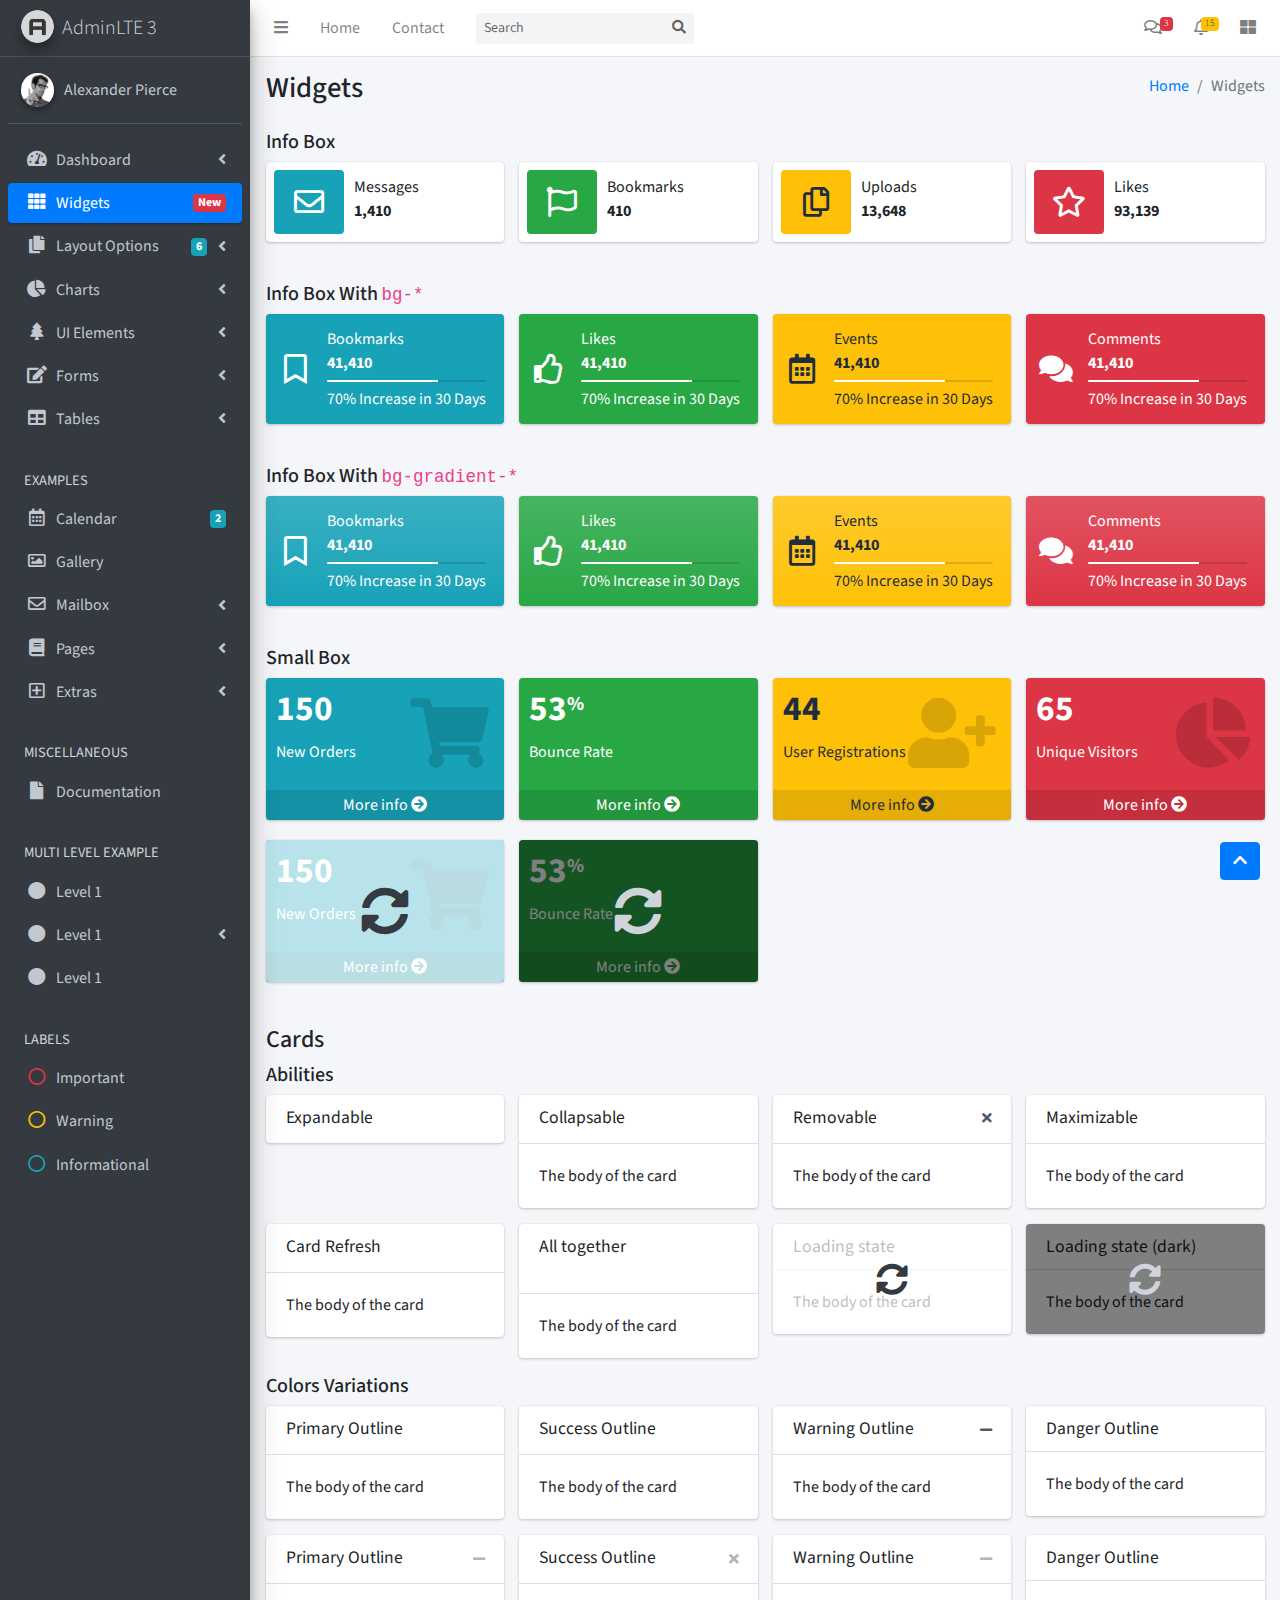
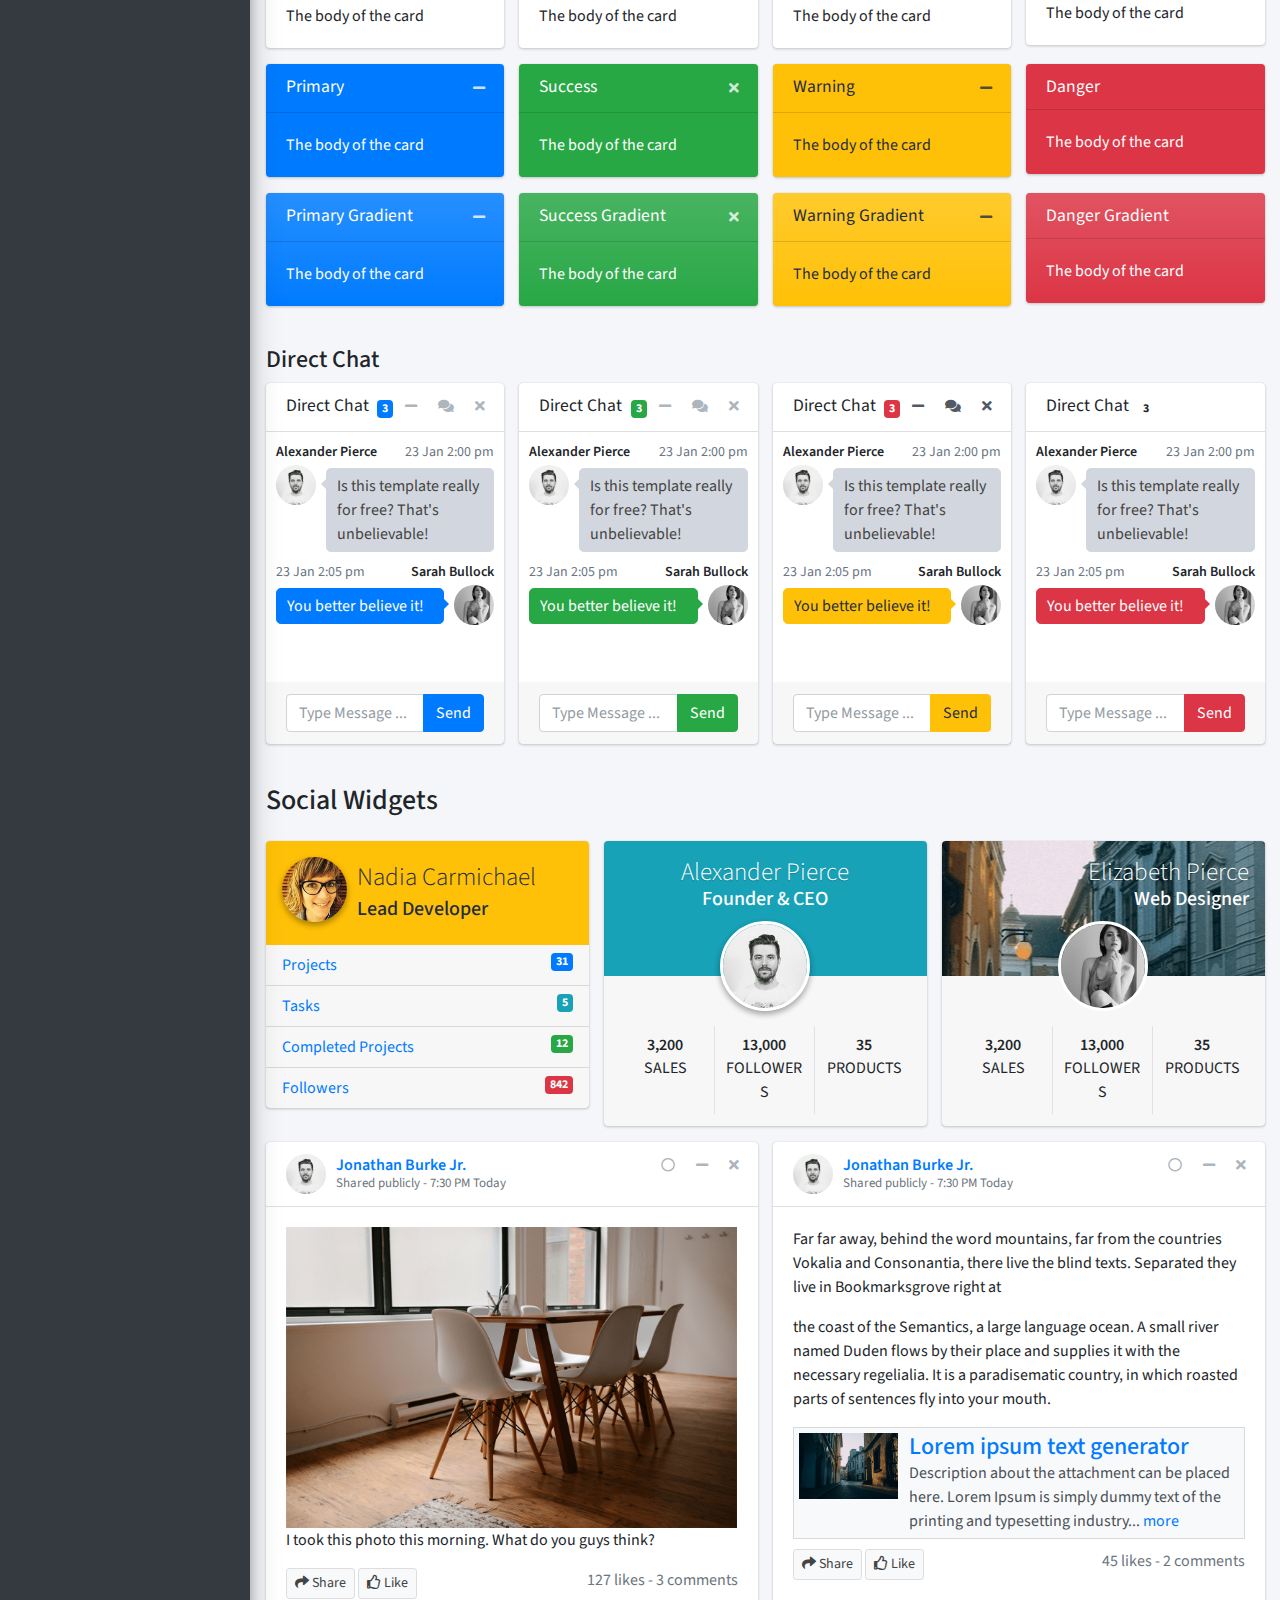
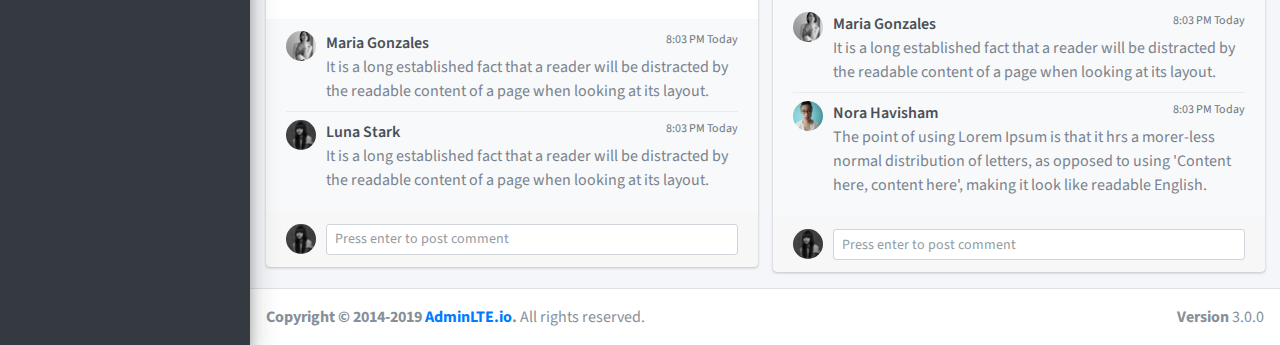
<file: pages/widgets.html>
<!DOCTYPE html>
<html>
<head>
  <meta charset="utf-8">
  <meta http-equiv="X-UA-Compatible" content="IE=edge">
  <title>AdminLTE 3 | Widgets</title>
  <!-- Tell the browser to be responsive to screen width -->
  <meta name="viewport" content="width=device-width, initial-scale=1">
  <!-- Font Awesome -->
  <link rel="stylesheet" href="../plugins/fontawesome-free/css/all.min.css">
  <!-- Ionicons -->
  <link rel="stylesheet" href="https://code.ionicframework.com/ionicons/2.0.1/css/ionicons.min.css">
  <!-- Theme style -->
  <link rel="stylesheet" href="../dist/css/adminlte.min.css">
  <!-- Google Font: Source Sans Pro -->
  <link href="https://fonts.googleapis.com/css?family=Source+Sans+Pro:300,400,400i,700" rel="stylesheet">
</head>
<body class="hold-transition sidebar-mini">
<div class="wrapper">
  <!-- Navbar -->
  <nav class="main-header navbar navbar-expand navbar-white navbar-light">
    <!-- Left navbar links -->
    <ul class="navbar-nav">
      <li class="nav-item">
        <a class="nav-link" data-widget="pushmenu" href="#"><i class="fas fa-bars"></i></a>
      </li>
      <li class="nav-item d-none d-sm-inline-block">
        <a href="../index3.html" class="nav-link">Home</a>
      </li>
      <li class="nav-item d-none d-sm-inline-block">
        <a href="#" class="nav-link">Contact</a>
      </li>
    </ul>

    <!-- SEARCH FORM -->
    <form class="form-inline ml-3">
      <div class="input-group input-group-sm">
        <input class="form-control form-control-navbar" type="search" placeholder="Search" aria-label="Search">
        <div class="input-group-append">
          <button class="btn btn-navbar" type="submit">
            <i class="fas fa-search"></i>
          </button>
        </div>
      </div>
    </form>

    <!-- Right navbar links -->
    <ul class="navbar-nav ml-auto">
      <!-- Messages Dropdown Menu -->
      <li class="nav-item dropdown">
        <a class="nav-link" data-toggle="dropdown" href="#">
          <i class="far fa-comments"></i>
          <span class="badge badge-danger navbar-badge">3</span>
        </a>
        <div class="dropdown-menu dropdown-menu-lg dropdown-menu-right">
          <a href="#" class="dropdown-item">
            <!-- Message Start -->
            <div class="media">
              <img src="../dist/img/user1-128x128.jpg" alt="User Avatar" class="img-size-50 mr-3 img-circle">
              <div class="media-body">
                <h3 class="dropdown-item-title">
                  Brad Diesel
                  <span class="float-right text-sm text-danger"><i class="fas fa-star"></i></span>
                </h3>
                <p class="text-sm">Call me whenever you can...</p>
                <p class="text-sm text-muted"><i class="far fa-clock mr-1"></i> 4 Hours Ago</p>
              </div>
            </div>
            <!-- Message End -->
          </a>
          <div class="dropdown-divider"></div>
          <a href="#" class="dropdown-item">
            <!-- Message Start -->
            <div class="media">
              <img src="../dist/img/user8-128x128.jpg" alt="User Avatar" class="img-size-50 img-circle mr-3">
              <div class="media-body">
                <h3 class="dropdown-item-title">
                  John Pierce
                  <span class="float-right text-sm text-muted"><i class="fas fa-star"></i></span>
                </h3>
                <p class="text-sm">I got your message bro</p>
                <p class="text-sm text-muted"><i class="far fa-clock mr-1"></i> 4 Hours Ago</p>
              </div>
            </div>
            <!-- Message End -->
          </a>
          <div class="dropdown-divider"></div>
          <a href="#" class="dropdown-item">
            <!-- Message Start -->
            <div class="media">
              <img src="../dist/img/user3-128x128.jpg" alt="User Avatar" class="img-size-50 img-circle mr-3">
              <div class="media-body">
                <h3 class="dropdown-item-title">
                  Nora Silvester
                  <span class="float-right text-sm text-warning"><i class="fas fa-star"></i></span>
                </h3>
                <p class="text-sm">The subject goes here</p>
                <p class="text-sm text-muted"><i class="far fa-clock mr-1"></i> 4 Hours Ago</p>
              </div>
            </div>
            <!-- Message End -->
          </a>
          <div class="dropdown-divider"></div>
          <a href="#" class="dropdown-item dropdown-footer">See All Messages</a>
        </div>
      </li>
      <!-- Notifications Dropdown Menu -->
      <li class="nav-item dropdown">
        <a class="nav-link" data-toggle="dropdown" href="#">
          <i class="far fa-bell"></i>
          <span class="badge badge-warning navbar-badge">15</span>
        </a>
        <div class="dropdown-menu dropdown-menu-lg dropdown-menu-right">
          <span class="dropdown-item dropdown-header">15 Notifications</span>
          <div class="dropdown-divider"></div>
          <a href="#" class="dropdown-item">
            <i class="fas fa-envelope mr-2"></i> 4 new messages
            <span class="float-right text-muted text-sm">3 mins</span>
          </a>
          <div class="dropdown-divider"></div>
          <a href="#" class="dropdown-item">
            <i class="fas fa-users mr-2"></i> 8 friend requests
            <span class="float-right text-muted text-sm">12 hours</span>
          </a>
          <div class="dropdown-divider"></div>
          <a href="#" class="dropdown-item">
            <i class="fas fa-file mr-2"></i> 3 new reports
            <span class="float-right text-muted text-sm">2 days</span>
          </a>
          <div class="dropdown-divider"></div>
          <a href="#" class="dropdown-item dropdown-footer">See All Notifications</a>
        </div>
      </li>
      <li class="nav-item">
        <a class="nav-link" data-widget="control-sidebar" data-slide="true" href="#">
          <i class="fas fa-th-large"></i>
        </a>
      </li>
    </ul>
  </nav>
  <!-- /.navbar -->

  <!-- Main Sidebar Container -->
  <aside class="main-sidebar sidebar-dark-primary elevation-4">
    <!-- Brand Logo -->
    <a href="../index3.html" class="brand-link">
      <img src="../dist/img/AdminLTELogo.png"
           alt="AdminLTE Logo"
           class="brand-image img-circle elevation-3"
           style="opacity: .8">
      <span class="brand-text font-weight-light">AdminLTE 3</span>
    </a>

    <!-- Sidebar -->
    <div class="sidebar">
      <!-- Sidebar user panel (optional) -->
      <div class="user-panel mt-3 pb-3 mb-3 d-flex">
        <div class="image">
          <img src="../dist/img/user2-160x160.jpg" class="img-circle elevation-2" alt="User Image">
        </div>
        <div class="info">
          <a href="#" class="d-block">Alexander Pierce</a>
        </div>
      </div>

      <!-- Sidebar Menu -->
      <nav class="mt-2">
        <ul class="nav nav-pills nav-sidebar flex-column" data-widget="treeview" role="menu" data-accordion="false">
          <!-- Add icons to the links using the .nav-icon class
               with font-awesome or any other icon font library -->
          <li class="nav-item has-treeview">
            <a href="#" class="nav-link">
              <i class="nav-icon fas fa-tachometer-alt"></i>
              <p>
                Dashboard
                <i class="right fas fa-angle-left"></i>
              </p>
            </a>
            <ul class="nav nav-treeview">
              <li class="nav-item">
                <a href="../index.html" class="nav-link">
                  <i class="far fa-circle nav-icon"></i>
                  <p>Dashboard v1</p>
                </a>
              </li>
              <li class="nav-item">
                <a href="../index2.html" class="nav-link">
                  <i class="far fa-circle nav-icon"></i>
                  <p>Dashboard v2</p>
                </a>
              </li>
              <li class="nav-item">
                <a href="../index3.html" class="nav-link">
                  <i class="far fa-circle nav-icon"></i>
                  <p>Dashboard v3</p>
                </a>
              </li>
            </ul>
          </li>
          <li class="nav-item">
            <a href="widgets.html" class="nav-link active">
              <i class="nav-icon fas fa-th"></i>
              <p>
                Widgets
                <span class="right badge badge-danger">New</span>
              </p>
            </a>
          </li>
          <li class="nav-item has-treeview">
            <a href="#" class="nav-link">
              <i class="nav-icon fas fa-copy"></i>
              <p>
                Layout Options
                <i class="fas fa-angle-left right"></i>
                <span class="badge badge-info right">6</span>
              </p>
            </a>
            <ul class="nav nav-treeview">
              <li class="nav-item">
                <a href="layout/top-nav.html" class="nav-link">
                  <i class="far fa-circle nav-icon"></i>
                  <p>Top Navigation</p>
                </a>
              </li>
              <li class="nav-item">
                <a href="layout/boxed.html" class="nav-link">
                  <i class="far fa-circle nav-icon"></i>
                  <p>Boxed</p>
                </a>
              </li>
              <li class="nav-item">
                <a href="layout/fixed-sidebar.html" class="nav-link">
                  <i class="far fa-circle nav-icon"></i>
                  <p>Fixed Sidebar</p>
                </a>
              </li>
              <li class="nav-item">
                <a href="layout/fixed-topnav.html" class="nav-link">
                  <i class="far fa-circle nav-icon"></i>
                  <p>Fixed Navbar</p>
                </a>
              </li>
              <li class="nav-item">
                <a href="layout/fixed-footer.html" class="nav-link">
                  <i class="far fa-circle nav-icon"></i>
                  <p>Fixed Footer</p>
                </a>
              </li>
              <li class="nav-item">
                <a href="layout/collapsed-sidebar.html" class="nav-link">
                  <i class="far fa-circle nav-icon"></i>
                  <p>Collapsed Sidebar</p>
                </a>
              </li>
            </ul>
          </li>
          <li class="nav-item has-treeview">
            <a href="#" class="nav-link">
              <i class="nav-icon fas fa-chart-pie"></i>
              <p>
                Charts
                <i class="right fas fa-angle-left"></i>
              </p>
            </a>
            <ul class="nav nav-treeview">
              <li class="nav-item">
                <a href="charts/chartjs.html" class="nav-link">
                  <i class="far fa-circle nav-icon"></i>
                  <p>ChartJS</p>
                </a>
              </li>
              <li class="nav-item">
                <a href="charts/flot.html" class="nav-link">
                  <i class="far fa-circle nav-icon"></i>
                  <p>Flot</p>
                </a>
              </li>
              <li class="nav-item">
                <a href="charts/inline.html" class="nav-link">
                  <i class="far fa-circle nav-icon"></i>
                  <p>Inline</p>
                </a>
              </li>
            </ul>
          </li>
          <li class="nav-item has-treeview">
            <a href="#" class="nav-link">
              <i class="nav-icon fas fa-tree"></i>
              <p>
                UI Elements
                <i class="fas fa-angle-left right"></i>
              </p>
            </a>
            <ul class="nav nav-treeview">
              <li class="nav-item">
                <a href="UI/general.html" class="nav-link">
                  <i class="far fa-circle nav-icon"></i>
                  <p>General</p>
                </a>
              </li>
              <li class="nav-item">
                <a href="UI/icons.html" class="nav-link">
                  <i class="far fa-circle nav-icon"></i>
                  <p>Icons</p>
                </a>
              </li>
              <li class="nav-item">
                <a href="UI/buttons.html" class="nav-link">
                  <i class="far fa-circle nav-icon"></i>
                  <p>Buttons</p>
                </a>
              </li>
              <li class="nav-item">
                <a href="UI/sliders.html" class="nav-link">
                  <i class="far fa-circle nav-icon"></i>
                  <p>Sliders</p>
                </a>
              </li>
              <li class="nav-item">
                <a href="UI/modals.html" class="nav-link">
                  <i class="far fa-circle nav-icon"></i>
                  <p>Modals & Alerts</p>
                </a>
              </li>
              <li class="nav-item">
                <a href="UI/navbar.html" class="nav-link">
                  <i class="far fa-circle nav-icon"></i>
                  <p>Navbar & Tabs</p>
                </a>
              </li>
              <li class="nav-item">
                <a href="UI/timeline.html" class="nav-link">
                  <i class="far fa-circle nav-icon"></i>
                  <p>Timeline</p>
                </a>
              </li>
              <li class="nav-item">
                <a href="UI/ribbons.html" class="nav-link">
                  <i class="far fa-circle nav-icon"></i>
                  <p>Ribbons</p>
                </a>
              </li>
            </ul>
          </li>
          <li class="nav-item has-treeview">
            <a href="#" class="nav-link">
              <i class="nav-icon fas fa-edit"></i>
              <p>
                Forms
                <i class="fas fa-angle-left right"></i>
              </p>
            </a>
            <ul class="nav nav-treeview">
              <li class="nav-item">
                <a href="forms/general.html" class="nav-link">
                  <i class="far fa-circle nav-icon"></i>
                  <p>General Elements</p>
                </a>
              </li>
              <li class="nav-item">
                <a href="forms/advanced.html" class="nav-link">
                  <i class="far fa-circle nav-icon"></i>
                  <p>Advanced Elements</p>
                </a>
              </li>
              <li class="nav-item">
                <a href="forms/editors.html" class="nav-link">
                  <i class="far fa-circle nav-icon"></i>
                  <p>Editors</p>
                </a>
              </li>
            </ul>
          </li>
          <li class="nav-item has-treeview">
            <a href="#" class="nav-link">
              <i class="nav-icon fas fa-table"></i>
              <p>
                Tables
                <i class="fas fa-angle-left right"></i>
              </p>
            </a>
            <ul class="nav nav-treeview">
              <li class="nav-item">
                <a href="tables/simple.html" class="nav-link">
                  <i class="far fa-circle nav-icon"></i>
                  <p>Simple Tables</p>
                </a>
              </li>
              <li class="nav-item">
                <a href="tables/data.html" class="nav-link">
                  <i class="far fa-circle nav-icon"></i>
                  <p>DataTables</p>
                </a>
              </li>
              <li class="nav-item">
                <a href="tables/jsgrid.html" class="nav-link">
                  <i class="far fa-circle nav-icon"></i>
                  <p>jsGrid</p>
                </a>
              </li>
            </ul>
          </li>
          <li class="nav-header">EXAMPLES</li>
          <li class="nav-item">
            <a href="calendar.html" class="nav-link">
              <i class="nav-icon far fa-calendar-alt"></i>
              <p>
                Calendar
                <span class="badge badge-info right">2</span>
              </p>
            </a>
          </li>
          <li class="nav-item">
            <a href="gallery.html" class="nav-link">
              <i class="nav-icon far fa-image"></i>
              <p>
                Gallery
              </p>
            </a>
          </li>
          <li class="nav-item has-treeview">
            <a href="#" class="nav-link">
              <i class="nav-icon far fa-envelope"></i>
              <p>
                Mailbox
                <i class="fas fa-angle-left right"></i>
              </p>
            </a>
            <ul class="nav nav-treeview">
              <li class="nav-item">
                <a href="mailbox/mailbox.html" class="nav-link">
                  <i class="far fa-circle nav-icon"></i>
                  <p>Inbox</p>
                </a>
              </li>
              <li class="nav-item">
                <a href="mailbox/compose.html" class="nav-link">
                  <i class="far fa-circle nav-icon"></i>
                  <p>Compose</p>
                </a>
              </li>
              <li class="nav-item">
                <a href="mailbox/read-mail.html" class="nav-link">
                  <i class="far fa-circle nav-icon"></i>
                  <p>Read</p>
                </a>
              </li>
            </ul>
          </li>
          <li class="nav-item has-treeview">
            <a href="#" class="nav-link">
              <i class="nav-icon fas fa-book"></i>
              <p>
                Pages
                <i class="fas fa-angle-left right"></i>
              </p>
            </a>
            <ul class="nav nav-treeview">
              <li class="nav-item">
                <a href="examples/invoice.html" class="nav-link">
                  <i class="far fa-circle nav-icon"></i>
                  <p>Invoice</p>
                </a>
              </li>
              <li class="nav-item">
                <a href="examples/profile.html" class="nav-link">
                  <i class="far fa-circle nav-icon"></i>
                  <p>Profile</p>
                </a>
              </li>
              <li class="nav-item">
                <a href="examples/e_commerce.html" class="nav-link">
                  <i class="far fa-circle nav-icon"></i>
                  <p>E-commerce</p>
                </a>
              </li>
              <li class="nav-item">
                <a href="examples/projects.html" class="nav-link">
                  <i class="far fa-circle nav-icon"></i>
                  <p>Projects</p>
                </a>
              </li>
              <li class="nav-item">
                <a href="examples/project_add.html" class="nav-link">
                  <i class="far fa-circle nav-icon"></i>
                  <p>Project Add</p>
                </a>
              </li>
              <li class="nav-item">
                <a href="examples/project_edit.html" class="nav-link">
                  <i class="far fa-circle nav-icon"></i>
                  <p>Project Edit</p>
                </a>
              </li>
              <li class="nav-item">
                <a href="examples/project_detail.html" class="nav-link">
                  <i class="far fa-circle nav-icon"></i>
                  <p>Project Detail</p>
                </a>
              </li>
              <li class="nav-item">
                <a href="examples/contacts.html" class="nav-link">
                  <i class="far fa-circle nav-icon"></i>
                  <p>Contacts</p>
                </a>
              </li>
            </ul>
          </li>
          <li class="nav-item has-treeview">
            <a href="#" class="nav-link">
              <i class="nav-icon far fa-plus-square"></i>
              <p>
                Extras
                <i class="fas fa-angle-left right"></i>
              </p>
            </a>
            <ul class="nav nav-treeview">
              <li class="nav-item">
                <a href="examples/login.html" class="nav-link">
                  <i class="far fa-circle nav-icon"></i>
                  <p>Login</p>
                </a>
              </li>
              <li class="nav-item">
                <a href="examples/register.html" class="nav-link">
                  <i class="far fa-circle nav-icon"></i>
                  <p>Register</p>
                </a>
              </li>
              <li class="nav-item">
                <a href="examples/forgot-password.html" class="nav-link">
                  <i class="far fa-circle nav-icon"></i>
                  <p>Forgot Password</p>
                </a>
              </li>
              <li class="nav-item">
                <a href="examples/recover-password.html" class="nav-link">
                  <i class="far fa-circle nav-icon"></i>
                  <p>Recover Password</p>
                </a>
              </li>
              <li class="nav-item">
                <a href="examples/lockscreen.html" class="nav-link">
                  <i class="far fa-circle nav-icon"></i>
                  <p>Lockscreen</p>
                </a>
              </li>
              <li class="nav-item">
                <a href="examples/legacy-user-menu.html" class="nav-link">
                  <i class="far fa-circle nav-icon"></i>
                  <p>Legacy User Menu</p>
                </a>
              </li>
              <li class="nav-item">
                <a href="examples/language-menu.html" class="nav-link">
                  <i class="far fa-circle nav-icon"></i>
                  <p>Language Menu</p>
                </a>
              </li>
              <li class="nav-item">
                <a href="examples/404.html" class="nav-link">
                  <i class="far fa-circle nav-icon"></i>
                  <p>Error 404</p>
                </a>
              </li>
              <li class="nav-item">
                <a href="examples/500.html" class="nav-link">
                  <i class="far fa-circle nav-icon"></i>
                  <p>Error 500</p>
                </a>
              </li>
              <li class="nav-item">
                <a href="examples/pace.html" class="nav-link">
                  <i class="far fa-circle nav-icon"></i>
                  <p>Pace</p>
                </a>
              </li>
              <li class="nav-item">
                <a href="examples/blank.html" class="nav-link">
                  <i class="far fa-circle nav-icon"></i>
                  <p>Blank Page</p>
                </a>
              </li>
              <li class="nav-item">
                <a href="../starter.html" class="nav-link">
                  <i class="far fa-circle nav-icon"></i>
                  <p>Starter Page</p>
                </a>
              </li>
            </ul>
          </li>
          <li class="nav-header">MISCELLANEOUS</li>
          <li class="nav-item">
            <a href="https://adminlte.io/docs/3.0" class="nav-link">
              <i class="nav-icon fas fa-file"></i>
              <p>Documentation</p>
            </a>
          </li>
          <li class="nav-header">MULTI LEVEL EXAMPLE</li>
          <li class="nav-item">
            <a href="#" class="nav-link">
              <i class="fas fa-circle nav-icon"></i>
              <p>Level 1</p>
            </a>
          </li>
          <li class="nav-item has-treeview">
            <a href="#" class="nav-link">
              <i class="nav-icon fas fa-circle"></i>
              <p>
                Level 1
                <i class="right fas fa-angle-left"></i>
              </p>
            </a>
            <ul class="nav nav-treeview">
              <li class="nav-item">
                <a href="#" class="nav-link">
                  <i class="far fa-circle nav-icon"></i>
                  <p>Level 2</p>
                </a>
              </li>
              <li class="nav-item has-treeview">
                <a href="#" class="nav-link">
                  <i class="far fa-circle nav-icon"></i>
                  <p>
                    Level 2
                    <i class="right fas fa-angle-left"></i>
                  </p>
                </a>
                <ul class="nav nav-treeview">
                  <li class="nav-item">
                    <a href="#" class="nav-link">
                      <i class="far fa-dot-circle nav-icon"></i>
                      <p>Level 3</p>
                    </a>
                  </li>
                  <li class="nav-item">
                    <a href="#" class="nav-link">
                      <i class="far fa-dot-circle nav-icon"></i>
                      <p>Level 3</p>
                    </a>
                  </li>
                  <li class="nav-item">
                    <a href="#" class="nav-link">
                      <i class="far fa-dot-circle nav-icon"></i>
                      <p>Level 3</p>
                    </a>
                  </li>
                </ul>
              </li>
              <li class="nav-item">
                <a href="#" class="nav-link">
                  <i class="far fa-circle nav-icon"></i>
                  <p>Level 2</p>
                </a>
              </li>
            </ul>
          </li>
          <li class="nav-item">
            <a href="#" class="nav-link">
              <i class="fas fa-circle nav-icon"></i>
              <p>Level 1</p>
            </a>
          </li>
          <li class="nav-header">LABELS</li>
          <li class="nav-item">
            <a href="#" class="nav-link">
              <i class="nav-icon far fa-circle text-danger"></i>
              <p class="text">Important</p>
            </a>
          </li>
          <li class="nav-item">
            <a href="#" class="nav-link">
              <i class="nav-icon far fa-circle text-warning"></i>
              <p>Warning</p>
            </a>
          </li>
          <li class="nav-item">
            <a href="#" class="nav-link">
              <i class="nav-icon far fa-circle text-info"></i>
              <p>Informational</p>
            </a>
          </li>
        </ul>
      </nav>
      <!-- /.sidebar-menu -->
    </div>
    <!-- /.sidebar -->
  </aside>

  <!-- Content Wrapper. Contains page content -->
  <div class="content-wrapper">
    <!-- Content Header (Page header) -->
    <section class="content-header">
      <div class="container-fluid">
        <div class="row mb-2">
          <div class="col-sm-6">
            <h1>Widgets</h1>
          </div>
          <div class="col-sm-6">
            <ol class="breadcrumb float-sm-right">
              <li class="breadcrumb-item"><a href="#">Home</a></li>
              <li class="breadcrumb-item active">Widgets</li>
            </ol>
          </div>
        </div>
      </div><!-- /.container-fluid -->
    </section>

    <!-- Main content -->
    <section class="content">
      <div class="container-fluid">
        <h5 class="mb-2">Info Box</h5>
        <div class="row">
          <div class="col-md-3 col-sm-6 col-12">
            <div class="info-box">
              <span class="info-box-icon bg-info"><i class="far fa-envelope"></i></span>

              <div class="info-box-content">
                <span class="info-box-text">Messages</span>
                <span class="info-box-number">1,410</span>
              </div>
              <!-- /.info-box-content -->
            </div>
            <!-- /.info-box -->
          </div>
          <!-- /.col -->
          <div class="col-md-3 col-sm-6 col-12">
            <div class="info-box">
              <span class="info-box-icon bg-success"><i class="far fa-flag"></i></span>

              <div class="info-box-content">
                <span class="info-box-text">Bookmarks</span>
                <span class="info-box-number">410</span>
              </div>
              <!-- /.info-box-content -->
            </div>
            <!-- /.info-box -->
          </div>
          <!-- /.col -->
          <div class="col-md-3 col-sm-6 col-12">
            <div class="info-box">
              <span class="info-box-icon bg-warning"><i class="far fa-copy"></i></span>

              <div class="info-box-content">
                <span class="info-box-text">Uploads</span>
                <span class="info-box-number">13,648</span>
              </div>
              <!-- /.info-box-content -->
            </div>
            <!-- /.info-box -->
          </div>
          <!-- /.col -->
          <div class="col-md-3 col-sm-6 col-12">
            <div class="info-box">
              <span class="info-box-icon bg-danger"><i class="far fa-star"></i></span>

              <div class="info-box-content">
                <span class="info-box-text">Likes</span>
                <span class="info-box-number">93,139</span>
              </div>
              <!-- /.info-box-content -->
            </div>
            <!-- /.info-box -->
          </div>
          <!-- /.col -->
        </div>
        <!-- /.row -->

        <!-- =========================================================== -->
        <h5 class="mt-4 mb-2">Info Box With <code>bg-*</code></h5>
        <div class="row">
          <div class="col-md-3 col-sm-6 col-12">
            <div class="info-box bg-info">
              <span class="info-box-icon"><i class="far fa-bookmark"></i></span>

              <div class="info-box-content">
                <span class="info-box-text">Bookmarks</span>
                <span class="info-box-number">41,410</span>

                <div class="progress">
                  <div class="progress-bar" style="width: 70%"></div>
                </div>
                <span class="progress-description">
                  70% Increase in 30 Days
                </span>
              </div>
              <!-- /.info-box-content -->
            </div>
            <!-- /.info-box -->
          </div>
          <!-- /.col -->
          <div class="col-md-3 col-sm-6 col-12">
            <div class="info-box bg-success">
              <span class="info-box-icon"><i class="far fa-thumbs-up"></i></span>

              <div class="info-box-content">
                <span class="info-box-text">Likes</span>
                <span class="info-box-number">41,410</span>

                <div class="progress">
                  <div class="progress-bar" style="width: 70%"></div>
                </div>
                <span class="progress-description">
                  70% Increase in 30 Days
                </span>
              </div>
              <!-- /.info-box-content -->
            </div>
            <!-- /.info-box -->
          </div>
          <!-- /.col -->
          <div class="col-md-3 col-sm-6 col-12">
            <div class="info-box bg-warning">
              <span class="info-box-icon"><i class="far fa-calendar-alt"></i></span>

              <div class="info-box-content">
                <span class="info-box-text">Events</span>
                <span class="info-box-number">41,410</span>

                <div class="progress">
                  <div class="progress-bar" style="width: 70%"></div>
                </div>
                <span class="progress-description">
                  70% Increase in 30 Days
                </span>
              </div>
              <!-- /.info-box-content -->
            </div>
            <!-- /.info-box -->
          </div>
          <!-- /.col -->
          <div class="col-md-3 col-sm-6 col-12">
            <div class="info-box bg-danger">
              <span class="info-box-icon"><i class="fas fa-comments"></i></span>

              <div class="info-box-content">
                <span class="info-box-text">Comments</span>
                <span class="info-box-number">41,410</span>

                <div class="progress">
                  <div class="progress-bar" style="width: 70%"></div>
                </div>
                <span class="progress-description">
                  70% Increase in 30 Days
                </span>
              </div>
              <!-- /.info-box-content -->
            </div>
            <!-- /.info-box -->
          </div>
          <!-- /.col -->
        </div>
        <!-- /.row -->

        <!-- =========================================================== -->
        <h5 class="mt-4 mb-2">Info Box With <code>bg-gradient-*</code></h5>
        <div class="row">
          <div class="col-md-3 col-sm-6 col-12">
            <div class="info-box bg-gradient-info">
              <span class="info-box-icon"><i class="far fa-bookmark"></i></span>

              <div class="info-box-content">
                <span class="info-box-text">Bookmarks</span>
                <span class="info-box-number">41,410</span>

                <div class="progress">
                  <div class="progress-bar" style="width: 70%"></div>
                </div>
                <span class="progress-description">
                  70% Increase in 30 Days
                </span>
              </div>
              <!-- /.info-box-content -->
            </div>
            <!-- /.info-box -->
          </div>
          <!-- /.col -->
          <div class="col-md-3 col-sm-6 col-12">
            <div class="info-box bg-gradient-success">
              <span class="info-box-icon"><i class="far fa-thumbs-up"></i></span>

              <div class="info-box-content">
                <span class="info-box-text">Likes</span>
                <span class="info-box-number">41,410</span>

                <div class="progress">
                  <div class="progress-bar" style="width: 70%"></div>
                </div>
                <span class="progress-description">
                  70% Increase in 30 Days
                </span>
              </div>
              <!-- /.info-box-content -->
            </div>
            <!-- /.info-box -->
          </div>
          <!-- /.col -->
          <div class="col-md-3 col-sm-6 col-12">
            <div class="info-box bg-gradient-warning">
              <span class="info-box-icon"><i class="far fa-calendar-alt"></i></span>

              <div class="info-box-content">
                <span class="info-box-text">Events</span>
                <span class="info-box-number">41,410</span>

                <div class="progress">
                  <div class="progress-bar" style="width: 70%"></div>
                </div>
                <span class="progress-description">
                  70% Increase in 30 Days
                </span>
              </div>
              <!-- /.info-box-content -->
            </div>
            <!-- /.info-box -->
          </div>
          <!-- /.col -->
          <div class="col-md-3 col-sm-6 col-12">
            <div class="info-box bg-gradient-danger">
              <span class="info-box-icon"><i class="fas fa-comments"></i></span>

              <div class="info-box-content">
                <span class="info-box-text">Comments</span>
                <span class="info-box-number">41,410</span>

                <div class="progress">
                  <div class="progress-bar" style="width: 70%"></div>
                </div>
                <span class="progress-description">
                  70% Increase in 30 Days
                </span>
              </div>
              <!-- /.info-box-content -->
            </div>
            <!-- /.info-box -->
          </div>
          <!-- /.col -->
        </div>
        <!-- /.row -->

        <!-- =========================================================== -->

        <!-- Small Box (Stat card) -->
        <h5 class="mb-2 mt-4">Small Box</h5>
        <div class="row">
          <div class="col-lg-3 col-6">
            <!-- small card -->
            <div class="small-box bg-info">
              <div class="inner">
                <h3>150</h3>

                <p>New Orders</p>
              </div>
              <div class="icon">
                <i class="fas fa-shopping-cart"></i>
              </div>
              <a href="#" class="small-box-footer">
                More info <i class="fas fa-arrow-circle-right"></i>
              </a>
            </div>
          </div>
          <!-- ./col -->
          <div class="col-lg-3 col-6">
            <!-- small card -->
            <div class="small-box bg-success">
              <div class="inner">
                <h3>53<sup style="font-size: 20px">%</sup></h3>

                <p>Bounce Rate</p>
              </div>
              <div class="icon">
                <i class="ion ion-stats-bars"></i>
              </div>
              <a href="#" class="small-box-footer">
                More info <i class="fas fa-arrow-circle-right"></i>
              </a>
            </div>
          </div>
          <!-- ./col -->
          <div class="col-lg-3 col-6">
            <!-- small card -->
            <div class="small-box bg-warning">
              <div class="inner">
                <h3>44</h3>

                <p>User Registrations</p>
              </div>
              <div class="icon">
                <i class="fas fa-user-plus"></i>
              </div>
              <a href="#" class="small-box-footer">
                More info <i class="fas fa-arrow-circle-right"></i>
              </a>
            </div>
          </div>
          <!-- ./col -->
          <div class="col-lg-3 col-6">
            <!-- small card -->
            <div class="small-box bg-danger">
              <div class="inner">
                <h3>65</h3>

                <p>Unique Visitors</p>
              </div>
              <div class="icon">
                <i class="fas fa-chart-pie"></i>
              </div>
              <a href="#" class="small-box-footer">
                More info <i class="fas fa-arrow-circle-right"></i>
              </a>
            </div>
          </div>
          <!-- ./col -->
        </div>
        <!-- /.row -->

        <!-- Small Box (Stat card) -->
        <div class="row">
          <div class="col-lg-3 col-6">
            <!-- small card -->
            <div class="small-box bg-info">
              <!-- Loading (remove the following to stop the loading)-->
              <div class="overlay">
                <i class="fas fa-3x fa-sync-alt"></i>
              </div>
              <!-- end loading -->
              <div class="inner">
                <h3>150</h3>

                <p>New Orders</p>
              </div>
              <div class="icon">
                <i class="fas fa-shopping-cart"></i>
              </div>
              <a href="#" class="small-box-footer">
                More info <i class="fas fa-arrow-circle-right"></i>
              </a>
            </div>
          </div>
          <!-- ./col -->
          <div class="col-lg-3 col-6">
            <!-- small card -->
            <div class="small-box bg-success">
              <!-- Loading (remove the following to stop the loading)-->
              <div class="overlay dark">
                <i class="fas fa-3x fa-sync-alt"></i>
              </div>
              <!-- end loading -->
              <div class="inner">
                <h3>53<sup style="font-size: 20px">%</sup></h3>

                <p>Bounce Rate</p>
              </div>
              <div class="icon">
                <i class="ion ion-stats-bars"></i>
              </div>
              <a href="#" class="small-box-footer">
                More info <i class="fas fa-arrow-circle-right"></i>
              </a>
            </div>
          </div>
          <!-- ./col -->
        </div>
        <!-- /.row -->

        <!-- =========================================================== -->
        <h4 class="mb-2 mt-4">Cards</h4>
        <h5 class="mb-2">Abilities</h5>
        <div class="row">
          <div class="col-md-3">
            <div class="card card-primary collapsed-card">
              <div class="card-header">
                <h3 class="card-title">Expandable</h3>

                <div class="card-tools">
                  <button type="button" class="btn btn-tool" data-card-widget="collapse"><i class="fas fa-plus"></i>
                  </button>
                </div>
                <!-- /.card-tools -->
              </div>
              <!-- /.card-header -->
              <div class="card-body">
                The body of the card
              </div>
              <!-- /.card-body -->
            </div>
            <!-- /.card -->
          </div>
          <!-- /.col -->
          <div class="col-md-3">
            <div class="card card-success">
              <div class="card-header">
                <h3 class="card-title">Collapsable</h3>

                <div class="card-tools">
                  <button type="button" class="btn btn-tool" data-card-widget="collapse"><i class="fas fa-minus"></i>
                  </button>
                </div>
                <!-- /.card-tools -->
              </div>
              <!-- /.card-header -->
              <div class="card-body">
                The body of the card
              </div>
              <!-- /.card-body -->
            </div>
            <!-- /.card -->
          </div>
          <!-- /.col -->
          <div class="col-md-3">
            <div class="card card-warning">
              <div class="card-header">
                <h3 class="card-title">Removable</h3>

                <div class="card-tools">
                  <button type="button" class="btn btn-tool" data-card-widget="remove"><i class="fas fa-times"></i>
                  </button>
                </div>
                <!-- /.card-tools -->
              </div>
              <!-- /.card-header -->
              <div class="card-body">
                The body of the card
              </div>
              <!-- /.card-body -->
            </div>
            <!-- /.card -->
          </div>
          <!-- /.col -->
          <div class="col-md-3">
            <div class="card card-danger">
              <div class="card-header">
                <h3 class="card-title">Maximizable</h3>

                <div class="card-tools">
                  <button type="button" class="btn btn-tool" data-card-widget="maximize"><i class="fas fa-expand"></i>
                  </button>
                </div>
                <!-- /.card-tools -->
              </div>
              <!-- /.card-header -->
              <div class="card-body">
                The body of the card
              </div>
              <!-- /.card-body -->
            </div>
            <!-- /.card -->
          </div>
          <!-- /.col -->
        </div>
        <!-- /.row -->

        <div class="row">
          <div class="col-md-3">
            <div class="card card-primary">
              <div class="card-header">
                <h3 class="card-title">Card Refresh</h3>

                <div class="card-tools">
                  <button type="button" class="btn btn-tool" data-card-widget="card-refresh" data-source="/pages/widgets.html" data-source-selector="#card-refresh-content"><i class="fas fa-sync-alt"></i></button>
                </div>
                <!-- /.card-tools -->
              </div>
              <!-- /.card-header -->
              <div class="card-body">
                The body of the card
              </div>
              <!-- /.card-body -->
            </div>
            <!-- /.card -->
            <div class="d-none" id="card-refresh-content">
                The body of the card after card refresh
            </div>
          </div>
          <!-- /.col -->
          <div class="col-md-3">
            <div class="card card-success">
              <div class="card-header">
                <h3 class="card-title">All together</h3>

                <div class="card-tools">
                  <button type="button" class="btn btn-tool" data-card-widget="card-refresh" data-source="/pages/widgets.html" data-source-selector="#card-refresh-content"><i class="fas fa-sync-alt"></i></button>
                  <button type="button" class="btn btn-tool" data-card-widget="maximize"><i class="fas fa-expand"></i></button>
                  <button type="button" class="btn btn-tool" data-card-widget="collapse"><i class="fas fa-minus"></i></button>
                  <button type="button" class="btn btn-tool" data-card-widget="remove"><i class="fas fa-times"></i></button>
                </div>
                <!-- /.card-tools -->
              </div>
              <!-- /.card-header -->
              <div class="card-body">
                The body of the card
              </div>
              <!-- /.card-body -->
            </div>
            <!-- /.card -->
          </div>
          <!-- /.col -->
          <div class="col-md-3">
            <div class="card card-warning">
              <div class="card-header">
                <h3 class="card-title">Loading state</h3>
              </div>
              <div class="card-body">
                The body of the card
              </div>
              <!-- /.card-body -->
              <!-- Loading (remove the following to stop the loading)-->
              <div class="overlay">
                <i class="fas fa-2x fa-sync-alt"></i>
              </div>
              <!-- end loading -->
            </div>
            <!-- /.card -->
          </div>
          <!-- /.col -->
          <div class="col-md-3">
            <div class="card card-danger">
              <div class="card-header">
                <h3 class="card-title">Loading state (dark)</h3>
              </div>
              <div class="card-body">
                The body of the card
              </div>
              <!-- /.card-body -->
              <!-- Loading (remove the following to stop the loading)-->
              <div class="overlay dark">
                <i class="fas fa-2x fa-sync-alt"></i>
              </div>
              <!-- end loading -->
            </div>
            <!-- /.card -->
          </div>
          <!-- /.col -->
        </div>
        <!-- /.row -->

        <!-- =========================================================== -->

        <h5 class="mb-2">Colors Variations</h5>

        <div class="row">
          <div class="col-md-3">
            <div class="card card-primary">
              <div class="card-header">
                <h3 class="card-title">Primary Outline</h3>

                <div class="card-tools">
                  <button type="button" class="btn btn-tool" data-card-widget="collapse"><i class="fas fa-minus"></i>
                  </button>
                </div>
                <!-- /.card-tools -->
              </div>
              <!-- /.card-header -->
              <div class="card-body">
                The body of the card
              </div>
              <!-- /.card-body -->
            </div>
            <!-- /.card -->
          </div>
          <!-- /.col -->
          <div class="col-md-3">
            <div class="card card-success">
              <div class="card-header">
                <h3 class="card-title">Success Outline</h3>

                <div class="card-tools">
                  <button type="button" class="btn btn-tool" data-card-widget="remove"><i class="fas fa-times"></i>
                  </button>
                </div>
                <!-- /.card-tools -->
              </div>
              <!-- /.card-header -->
              <div class="card-body">
                The body of the card
              </div>
              <!-- /.card-body -->
            </div>
            <!-- /.card -->
          </div>
          <!-- /.col -->
          <div class="col-md-3">
            <div class="card card-warning">
              <div class="card-header">
                <h3 class="card-title">Warning Outline</h3>

                <div class="card-tools">
                  <button type="button" class="btn btn-tool" data-card-widget="collapse"><i class="fas fa-minus"></i>
                  </button>
                </div>
                <!-- /.card-tools -->
              </div>
              <!-- /.card-header -->
              <div class="card-body">
                The body of the card
              </div>
              <!-- /.card-body -->
            </div>
            <!-- /.card -->
          </div>
          <!-- /.col -->
          <div class="col-md-3">
            <div class="card card-danger">
              <div class="card-header">
                <h3 class="card-title">Danger Outline</h3>
              </div>
              <div class="card-body">
                The body of the card
              </div>
              <!-- /.card-body -->
            </div>
            <!-- /.card -->
          </div>
          <!-- /.col -->
        </div>
        <!-- /.row -->

        <div class="row">
          <div class="col-md-3">
            <div class="card card-outline card-primary">
              <div class="card-header">
                <h3 class="card-title">Primary Outline</h3>

                <div class="card-tools">
                  <button type="button" class="btn btn-tool" data-card-widget="collapse"><i class="fas fa-minus"></i>
                  </button>
                </div>
                <!-- /.card-tools -->
              </div>
              <!-- /.card-header -->
              <div class="card-body">
                The body of the card
              </div>
              <!-- /.card-body -->
            </div>
            <!-- /.card -->
          </div>
          <!-- /.col -->
          <div class="col-md-3">
            <div class="card card-outline card-success">
              <div class="card-header">
                <h3 class="card-title">Success Outline</h3>

                <div class="card-tools">
                  <button type="button" class="btn btn-tool" data-card-widget="remove"><i class="fas fa-times"></i>
                  </button>
                </div>
                <!-- /.card-tools -->
              </div>
              <!-- /.card-header -->
              <div class="card-body">
                The body of the card
              </div>
              <!-- /.card-body -->
            </div>
            <!-- /.card -->
          </div>
          <!-- /.col -->
          <div class="col-md-3">
            <div class="card card-outline card-warning">
              <div class="card-header">
                <h3 class="card-title">Warning Outline</h3>

                <div class="card-tools">
                  <button type="button" class="btn btn-tool" data-card-widget="collapse"><i class="fas fa-minus"></i>
                  </button>
                </div>
                <!-- /.card-tools -->
              </div>
              <!-- /.card-header -->
              <div class="card-body">
                The body of the card
              </div>
              <!-- /.card-body -->
            </div>
            <!-- /.card -->
          </div>
          <!-- /.col -->
          <div class="col-md-3">
            <div class="card card-outline card-danger">
              <div class="card-header">
                <h3 class="card-title">Danger Outline</h3>
              </div>
              <div class="card-body">
                The body of the card
              </div>
              <!-- /.card-body -->
            </div>
            <!-- /.card -->
          </div>
          <!-- /.col -->
        </div>
        <!-- /.row -->

        <div class="row">
          <div class="col-md-3">
            <div class="card bg-primary">
              <div class="card-header">
                <h3 class="card-title">Primary</h3>

                <div class="card-tools">
                  <button type="button" class="btn btn-tool" data-card-widget="collapse"><i class="fas fa-minus"></i>
                  </button>
                </div>
                <!-- /.card-tools -->
              </div>
              <!-- /.card-header -->
              <div class="card-body">
                The body of the card
              </div>
              <!-- /.card-body -->
            </div>
            <!-- /.card -->
          </div>
          <!-- /.col -->
          <div class="col-md-3">
            <div class="card bg-success">
              <div class="card-header">
                <h3 class="card-title">Success</h3>

                <div class="card-tools">
                  <button type="button" class="btn btn-tool" data-card-widget="remove"><i class="fas fa-times"></i>
                  </button>
                </div>
                <!-- /.card-tools -->
              </div>
              <!-- /.card-header -->
              <div class="card-body">
                The body of the card
              </div>
              <!-- /.card-body -->
            </div>
            <!-- /.card -->
          </div>
          <!-- /.col -->
          <div class="col-md-3">
            <div class="card bg-warning">
              <div class="card-header">
                <h3 class="card-title">Warning</h3>

                <div class="card-tools">
                  <button type="button" class="btn btn-tool" data-card-widget="collapse"><i class="fas fa-minus"></i>
                  </button>
                </div>
                <!-- /.card-tools -->
              </div>
              <!-- /.card-header -->
              <div class="card-body">
                The body of the card
              </div>
              <!-- /.card-body -->
            </div>
            <!-- /.card -->
          </div>
          <!-- /.col -->
          <div class="col-md-3">
            <div class="card bg-danger">
              <div class="card-header">
                <h3 class="card-title">Danger</h3>
              </div>
              <div class="card-body">
                The body of the card
              </div>
              <!-- /.card-body -->
            </div>
            <!-- /.card -->
          </div>
          <!-- /.col -->
        </div>
        <!-- /.row -->

        <div class="row">
          <div class="col-md-3">
            <div class="card bg-gradient-primary">
              <div class="card-header">
                <h3 class="card-title">Primary Gradient</h3>

                <div class="card-tools">
                  <button type="button" class="btn btn-tool" data-card-widget="collapse"><i class="fas fa-minus"></i>
                  </button>
                </div>
                <!-- /.card-tools -->
              </div>
              <!-- /.card-header -->
              <div class="card-body">
                The body of the card
              </div>
              <!-- /.card-body -->
            </div>
            <!-- /.card -->
          </div>
          <!-- /.col -->
          <div class="col-md-3">
            <div class="card bg-gradient-success">
              <div class="card-header">
                <h3 class="card-title">Success Gradient</h3>

                <div class="card-tools">
                  <button type="button" class="btn btn-tool" data-card-widget="remove"><i class="fas fa-times"></i>
                  </button>
                </div>
                <!-- /.card-tools -->
              </div>
              <!-- /.card-header -->
              <div class="card-body">
                The body of the card
              </div>
              <!-- /.card-body -->
            </div>
            <!-- /.card -->
          </div>
          <!-- /.col -->
          <div class="col-md-3">
            <div class="card bg-gradient-warning">
              <div class="card-header">
                <h3 class="card-title">Warning Gradient</h3>

                <div class="card-tools">
                  <button type="button" class="btn btn-tool" data-card-widget="collapse"><i class="fas fa-minus"></i>
                  </button>
                </div>
                <!-- /.card-tools -->
              </div>
              <!-- /.card-header -->
              <div class="card-body">
                The body of the card
              </div>
              <!-- /.card-body -->
            </div>
            <!-- /.card -->
          </div>
          <!-- /.col -->
          <div class="col-md-3">
            <div class="card bg-gradient-danger">
              <div class="card-header">
                <h3 class="card-title">Danger Gradient</h3>
              </div>
              <div class="card-body">
                The body of the card
              </div>
              <!-- /.card-body -->
            </div>
            <!-- /.card -->
          </div>
          <!-- /.col -->
        </div>
        <!-- /.row -->

        <!-- =========================================================== -->

        <!-- Direct Chat -->
        <h4 class="mt-4 mb-2">Direct Chat</h4>
        <div class="row">
          <div class="col-md-3">
            <!-- DIRECT CHAT PRIMARY -->
            <div class="card card-prirary cardutline direct-chat direct-chat-primary">
              <div class="card-header">
                <h3 class="card-title">Direct Chat</h3>

                <div class="card-tools">
                  <span data-toggle="tooltip" title="3 New Messages" class="badge bg-primary">3</span>
                  <button type="button" class="btn btn-tool" data-card-widget="collapse"><i class="fas fa-minus"></i>
                  </button>
                  <button type="button" class="btn btn-tool" data-toggle="tooltip" title="Contacts"
                          data-widget="chat-pane-toggle">
                    <i class="fas fa-comments"></i></button>
                  <button type="button" class="btn btn-tool" data-card-widget="remove"><i class="fas fa-times"></i>
                  </button>
                </div>
              </div>
              <!-- /.card-header -->
              <div class="card-body">
                <!-- Conversations are loaded here -->
                <div class="direct-chat-messages">
                  <!-- Message. Default to the left -->
                  <div class="direct-chat-msg">
                    <div class="direct-chat-infos clearfix">
                      <span class="direct-chat-name float-left">Alexander Pierce</span>
                      <span class="direct-chat-timestamp float-right">23 Jan 2:00 pm</span>
                    </div>
                    <!-- /.direct-chat-infos -->
                    <img class="direct-chat-img" src="../dist/img/user1-128x128.jpg" alt="Message User Image">
                    <!-- /.direct-chat-img -->
                    <div class="direct-chat-text">
                      Is this template really for free? That's unbelievable!
                    </div>
                    <!-- /.direct-chat-text -->
                  </div>
                  <!-- /.direct-chat-msg -->

                  <!-- Message to the right -->
                  <div class="direct-chat-msg right">
                    <div class="direct-chat-infos clearfix">
                      <span class="direct-chat-name float-right">Sarah Bullock</span>
                      <span class="direct-chat-timestamp float-left">23 Jan 2:05 pm</span>
                    </div>
                    <!-- /.direct-chat-infos -->
                    <img class="direct-chat-img" src="../dist/img/user3-128x128.jpg" alt="Message User Image">
                    <!-- /.direct-chat-img -->
                    <div class="direct-chat-text">
                      You better believe it!
                    </div>
                    <!-- /.direct-chat-text -->
                  </div>
                  <!-- /.direct-chat-msg -->
                </div>
                <!--/.direct-chat-messages-->

                <!-- Contacts are loaded here -->
                <div class="direct-chat-contacts">
                  <ul class="contacts-list">
                    <li>
                      <a href="#">
                        <img class="contacts-list-img" src="../dist/img/user1-128x128.jpg">

                        <div class="contacts-list-info">
                          <span class="contacts-list-name">
                            Count Dracula
                            <small class="contacts-list-date float-right">2/28/2015</small>
                          </span>
                          <span class="contacts-list-msg">How have you been? I was...</span>
                        </div>
                        <!-- /.contacts-list-info -->
                      </a>
                    </li>
                    <!-- End Contact Item -->
                  </ul>
                  <!-- /.contatcts-list -->
                </div>
                <!-- /.direct-chat-pane -->
              </div>
              <!-- /.card-body -->
              <div class="card-footer">
                <form action="#" method="post">
                  <div class="input-group">
                    <input type="text" name="message" placeholder="Type Message ..." class="form-control">
                    <span class="input-group-append">
                      <button type="submit" class="btn btn-primary">Send</button>
                    </span>
                  </div>
                </form>
              </div>
              <!-- /.card-footer-->
            </div>
            <!--/.direct-chat -->
          </div>
          <!-- /.col -->

          <div class="col-md-3">
            <!-- DIRECT CHAT SUCCESS -->
            <div class="card card-sucress cardutline direct-chat direct-chat-success">
              <div class="card-header">
                <h3 class="card-title">Direct Chat</h3>

                <div class="card-tools">
                  <span data-toggle="tooltip" title="3 New Messages" class="badge bg-success">3</span>
                  <button type="button" class="btn btn-tool" data-card-widget="collapse"><i class="fas fa-minus"></i>
                  </button>
                  <button type="button" class="btn btn-tool" data-toggle="tooltip" title="Contacts"
                          data-widget="chat-pane-toggle">
                    <i class="fas fa-comments"></i></button>
                  <button type="button" class="btn btn-tool" data-card-widget="remove"><i class="fas fa-times"></i>
                  </button>
                </div>
              </div>
              <!-- /.card-header -->
              <div class="card-body">
                <!-- Conversations are loaded here -->
                <div class="direct-chat-messages">
                  <!-- Message. Default to the left -->
                  <div class="direct-chat-msg">
                    <div class="direct-chat-infos clearfix">
                      <span class="direct-chat-name float-left">Alexander Pierce</span>
                      <span class="direct-chat-timestamp float-right">23 Jan 2:00 pm</span>
                    </div>
                    <!-- /.direct-chat-infos -->
                    <img class="direct-chat-img" src="../dist/img/user1-128x128.jpg" alt="Message User Image">
                    <!-- /.direct-chat-img -->
                    <div class="direct-chat-text">
                      Is this template really for free? That's unbelievable!
                    </div>
                    <!-- /.direct-chat-text -->
                  </div>
                  <!-- /.direct-chat-msg -->

                  <!-- Message to the right -->
                  <div class="direct-chat-msg right">
                    <div class="direct-chat-infos clearfix">
                      <span class="direct-chat-name float-right">Sarah Bullock</span>
                      <span class="direct-chat-timestamp float-left">23 Jan 2:05 pm</span>
                    </div>
                    <!-- /.direct-chat-infos -->
                    <img class="direct-chat-img" src="../dist/img/user3-128x128.jpg" alt="Message User Image">
                    <!-- /.direct-chat-img -->
                    <div class="direct-chat-text">
                      You better believe it!
                    </div>
                    <!-- /.direct-chat-text -->
                  </div>
                  <!-- /.direct-chat-msg -->
                </div>
                <!--/.direct-chat-messages-->

                <!-- Contacts are loaded here -->
                <div class="direct-chat-contacts">
                  <ul class="contacts-list">
                    <li>
                      <a href="#">
                        <img class="contacts-list-img" src="../dist/img/user1-128x128.jpg">

                        <div class="contacts-list-info">
                          <span class="contacts-list-name">
                            Count Dracula
                            <small class="contacts-list-date float-right">2/28/2015</small>
                          </span>
                          <span class="contacts-list-msg">How have you been? I was...</span>
                        </div>
                        <!-- /.contacts-list-info -->
                      </a>
                    </li>
                    <!-- End Contact Item -->
                  </ul>
                  <!-- /.contatcts-list -->
                </div>
                <!-- /.direct-chat-pane -->
              </div>
              <!-- /.card-body -->
              <div class="card-footer">
                <form action="#" method="post">
                  <div class="input-group">
                    <input type="text" name="message" placeholder="Type Message ..." class="form-control">
                    <span class="input-group-append">
                      <button type="submit" class="btn btn-success">Send</button>
                    </span>
                  </div>
                </form>
              </div>
              <!-- /.card-footer-->
            </div>
            <!--/.direct-chat -->
          </div>
          <!-- /.col -->

          <div class="col-md-3">
            <!-- DIRECT CHAT WARNING -->
            <div class="card card-warning direct-chat direct-chat-warning">
              <div class="card-header">
                <h3 class="card-title">Direct Chat</h3>

                <div class="card-tools">
                  <span data-toggle="tooltip" title="3 New Messages" class="badge bg-danger">3</span>
                  <button type="button" class="btn btn-tool" data-card-widget="collapse"><i class="fas fa-minus"></i>
                  </button>
                  <button type="button" class="btn btn-tool" data-toggle="tooltip" title="Contacts"
                          data-widget="chat-pane-toggle">
                    <i class="fas fa-comments"></i></button>
                  <button type="button" class="btn btn-tool" data-card-widget="remove"><i class="fas fa-times"></i>
                  </button>
                </div>
              </div>
              <!-- /.card-header -->
              <div class="card-body">
                <!-- Conversations are loaded here -->
                <div class="direct-chat-messages">
                  <!-- Message. Default to the left -->
                  <div class="direct-chat-msg">
                    <div class="direct-chat-infos clearfix">
                      <span class="direct-chat-name float-left">Alexander Pierce</span>
                      <span class="direct-chat-timestamp float-right">23 Jan 2:00 pm</span>
                    </div>
                    <!-- /.direct-chat-infos -->
                    <img class="direct-chat-img" src="../dist/img/user1-128x128.jpg" alt="Message User Image">
                    <!-- /.direct-chat-img -->
                    <div class="direct-chat-text">
                      Is this template really for free? That's unbelievable!
                    </div>
                    <!-- /.direct-chat-text -->
                  </div>
                  <!-- /.direct-chat-msg -->

                  <!-- Message to the right -->
                  <div class="direct-chat-msg right">
                    <div class="direct-chat-infos clearfix">
                      <span class="direct-chat-name float-right">Sarah Bullock</span>
                      <span class="direct-chat-timestamp float-left">23 Jan 2:05 pm</span>
                    </div>
                    <!-- /.direct-chat-infos -->
                    <img class="direct-chat-img" src="../dist/img/user3-128x128.jpg" alt="Message User Image">
                    <!-- /.direct-chat-img -->
                    <div class="direct-chat-text">
                      You better believe it!
                    </div>
                    <!-- /.direct-chat-text -->
                  </div>
                  <!-- /.direct-chat-msg -->
                </div>
                <!--/.direct-chat-messages-->

                <!-- Contacts are loaded here -->
                <div class="direct-chat-contacts">
                  <ul class="contacts-list">
                    <li>
                      <a href="#">
                        <img class="contacts-list-img" src="../dist/img/user1-128x128.jpg">

                        <div class="contacts-list-info">
                          <span class="contacts-list-name">
                            Count Dracula
                            <small class="contacts-list-date float-right">2/28/2015</small>
                          </span>
                          <span class="contacts-list-msg">How have you been? I was...</span>
                        </div>
                        <!-- /.contacts-list-info -->
                      </a>
                    </li>
                    <!-- End Contact Item -->
                  </ul>
                  <!-- /.contatcts-list -->
                </div>
                <!-- /.direct-chat-pane -->
              </div>
              <!-- /.card-body -->
              <div class="card-footer">
                <form action="#" method="post">
                  <div class="input-group">
                    <input type="text" name="message" placeholder="Type Message ..." class="form-control">
                    <span class="input-group-append">
                      <button type="submit" class="btn btn-warning">Send</button>
                    </span>
                  </div>
                </form>
              </div>
              <!-- /.card-footer-->
            </div>
            <!--/.direct-chat -->
          </div>
          <!-- /.col -->

          <div class="col-md-3">
            <!-- DIRECT CHAT DANGER -->
            <div class="card card-danger direct-chat direct-chat-danger">
              <div class="card-header">
                <h3 class="card-title">Direct Chat</h3>

                <div class="card-tools">
                  <span data-toggle="tooltip" title="3 New Messages" class="badge">3</span>
                  <button type="button" class="btn btn-tool" data-card-widget="collapse"><i class="fas fa-minus"></i>
                  </button>
                  <button type="button" class="btn btn-tool" data-toggle="tooltip" title="Contacts"
                          data-widget="chat-pane-toggle">
                    <i class="fas fa-comments"></i></button>
                  <button type="button" class="btn btn-tool" data-card-widget="remove"><i class="fas fa-times"></i>
                  </button>
                </div>
              </div>
              <!-- /.card-header -->
              <div class="card-body">
                <!-- Conversations are loaded here -->
                <div class="direct-chat-messages">
                  <!-- Message. Default to the left -->
                  <div class="direct-chat-msg">
                    <div class="direct-chat-infos clearfix">
                      <span class="direct-chat-name float-left">Alexander Pierce</span>
                      <span class="direct-chat-timestamp float-right">23 Jan 2:00 pm</span>
                    </div>
                    <!-- /.direct-chat-infos -->
                    <img class="direct-chat-img" src="../dist/img/user1-128x128.jpg" alt="Message User Image">
                    <!-- /.direct-chat-img -->
                    <div class="direct-chat-text">
                      Is this template really for free? That's unbelievable!
                    </div>
                    <!-- /.direct-chat-text -->
                  </div>
                  <!-- /.direct-chat-msg -->

                  <!-- Message to the right -->
                  <div class="direct-chat-msg right">
                    <div class="direct-chat-infos clearfix">
                      <span class="direct-chat-name float-right">Sarah Bullock</span>
                      <span class="direct-chat-timestamp float-left">23 Jan 2:05 pm</span>
                    </div>
                    <!-- /.direct-chat-infos -->
                    <img class="direct-chat-img" src="../dist/img/user3-128x128.jpg" alt="Message User Image">
                    <!-- /.direct-chat-img -->
                    <div class="direct-chat-text">
                      You better believe it!
                    </div>
                    <!-- /.direct-chat-text -->
                  </div>
                  <!-- /.direct-chat-msg -->
                </div>
                <!--/.direct-chat-messages-->

                <!-- Contacts are loaded here -->
                <div class="direct-chat-contacts">
                  <ul class="contacts-list">
                    <li>
                      <a href="#">
                        <img class="contacts-list-img" src="../dist/img/user1-128x128.jpg">

                        <div class="contacts-list-info">
                          <span class="contacts-list-name">
                            Count Dracula
                            <small class="contacts-list-date float-right">2/28/2015</small>
                          </span>
                          <span class="contacts-list-msg">How have you been? I was...</span>
                        </div>
                        <!-- /.contacts-list-info -->
                      </a>
                    </li>
                    <!-- End Contact Item -->
                  </ul>
                  <!-- /.contatcts-list -->
                </div>
                <!-- /.direct-chat-pane -->
              </div>
              <!-- /.card-body -->
              <div class="card-footer">
                <form action="#" method="post">
                  <div class="input-group">
                    <input type="text" name="message" placeholder="Type Message ..." class="form-control">
                    <span class="input-group-append">
                      <button type="submit" class="btn btn-danger">Send</button>
                    </span>
                  </div>
                </form>
              </div>
              <!-- /.card-footer-->
            </div>
            <!--/.direct-chat -->
          </div>
          <!-- /.col -->
        </div>
        <!-- /.row -->

        <h3 class="mt-4 mb-4">Social Widgets</h3>

        <div class="row">
          <div class="col-md-4">
            <!-- Widget: user widget style 2 -->
            <div class="card card-widget widget-user-2">
              <!-- Add the bg color to the header using any of the bg-* classes -->
              <div class="widget-user-header bg-warning">
                <div class="widget-user-image">
                  <img class="img-circle elevation-2" src="../dist/img/user7-128x128.jpg" alt="User Avatar">
                </div>
                <!-- /.widget-user-image -->
                <h3 class="widget-user-username">Nadia Carmichael</h3>
                <h5 class="widget-user-desc">Lead Developer</h5>
              </div>
              <div class="card-footer p-0">
                <ul class="nav flex-column">
                  <li class="nav-item">
                    <a href="#" class="nav-link">
                      Projects <span class="float-right badge bg-primary">31</span>
                    </a>
                  </li>
                  <li class="nav-item">
                    <a href="#" class="nav-link">
                      Tasks <span class="float-right badge bg-info">5</span>
                    </a>
                  </li>
                  <li class="nav-item">
                    <a href="#" class="nav-link">
                      Completed Projects <span class="float-right badge bg-success">12</span>
                    </a>
                  </li>
                  <li class="nav-item">
                    <a href="#" class="nav-link">
                      Followers <span class="float-right badge bg-danger">842</span>
                    </a>
                  </li>
                </ul>
              </div>
            </div>
            <!-- /.widget-user -->
          </div>
          <!-- /.col -->
          <div class="col-md-4">
            <!-- Widget: user widget style 1 -->
            <div class="card card-widget widget-user">
              <!-- Add the bg color to the header using any of the bg-* classes -->
              <div class="widget-user-header bg-info">
                <h3 class="widget-user-username">Alexander Pierce</h3>
                <h5 class="widget-user-desc">Founder & CEO</h5>
              </div>
              <div class="widget-user-image">
                <img class="img-circle elevation-2" src="../dist/img/user1-128x128.jpg" alt="User Avatar">
              </div>
              <div class="card-footer">
                <div class="row">
                  <div class="col-sm-4 border-right">
                    <div class="description-block">
                      <h5 class="description-header">3,200</h5>
                      <span class="description-text">SALES</span>
                    </div>
                    <!-- /.description-block -->
                  </div>
                  <!-- /.col -->
                  <div class="col-sm-4 border-right">
                    <div class="description-block">
                      <h5 class="description-header">13,000</h5>
                      <span class="description-text">FOLLOWERS</span>
                    </div>
                    <!-- /.description-block -->
                  </div>
                  <!-- /.col -->
                  <div class="col-sm-4">
                    <div class="description-block">
                      <h5 class="description-header">35</h5>
                      <span class="description-text">PRODUCTS</span>
                    </div>
                    <!-- /.description-block -->
                  </div>
                  <!-- /.col -->
                </div>
                <!-- /.row -->
              </div>
            </div>
            <!-- /.widget-user -->
          </div>
          <!-- /.col -->
          <div class="col-md-4">
            <!-- Widget: user widget style 1 -->
            <div class="card card-widget widget-user">
              <!-- Add the bg color to the header using any of the bg-* classes -->
              <div class="widget-user-header text-white"
                   style="background: url('../dist/img/photo1.png') center center;">
                <h3 class="widget-user-username text-right">Elizabeth Pierce</h3>
                <h5 class="widget-user-desc text-right">Web Designer</h5>
              </div>
              <div class="widget-user-image">
                <img class="img-circle" src="../dist/img/user3-128x128.jpg" alt="User Avatar">
              </div>
              <div class="card-footer">
                <div class="row">
                  <div class="col-sm-4 border-right">
                    <div class="description-block">
                      <h5 class="description-header">3,200</h5>
                      <span class="description-text">SALES</span>
                    </div>
                    <!-- /.description-block -->
                  </div>
                  <!-- /.col -->
                  <div class="col-sm-4 border-right">
                    <div class="description-block">
                      <h5 class="description-header">13,000</h5>
                      <span class="description-text">FOLLOWERS</span>
                    </div>
                    <!-- /.description-block -->
                  </div>
                  <!-- /.col -->
                  <div class="col-sm-4">
                    <div class="description-block">
                      <h5 class="description-header">35</h5>
                      <span class="description-text">PRODUCTS</span>
                    </div>
                    <!-- /.description-block -->
                  </div>
                  <!-- /.col -->
                </div>
                <!-- /.row -->
              </div>
            </div>
            <!-- /.widget-user -->
          </div>
          <!-- /.col -->
        </div>
        <!-- /.row -->

        <div class="row">
          <div class="col-md-6">
            <!-- Box Comment -->
            <div class="card card-widget">
              <div class="card-header">
                <div class="user-block">
                  <img class="img-circle" src="../dist/img/user1-128x128.jpg" alt="User Image">
                  <span class="username"><a href="#">Jonathan Burke Jr.</a></span>
                  <span class="description">Shared publicly - 7:30 PM Today</span>
                </div>
                <!-- /.user-block -->
                <div class="card-tools">
                  <button type="button" class="btn btn-tool" data-toggle="tooltip" title="Mark as read">
                    <i class="far fa-circle"></i></button>
                  <button type="button" class="btn btn-tool" data-card-widget="collapse"><i class="fas fa-minus"></i>
                  </button>
                  <button type="button" class="btn btn-tool" data-card-widget="remove"><i class="fas fa-times"></i>
                  </button>
                </div>
                <!-- /.card-tools -->
              </div>
              <!-- /.card-header -->
              <div class="card-body">
                <img class="img-fluid pad" src="../dist/img/photo2.png" alt="Photo">

                <p>I took this photo this morning. What do you guys think?</p>
                <button type="button" class="btn btn-default btn-sm"><i class="fas fa-share"></i> Share</button>
                <button type="button" class="btn btn-default btn-sm"><i class="far fa-thumbs-up"></i> Like</button>
                <span class="float-right text-muted">127 likes - 3 comments</span>
              </div>
              <!-- /.card-body -->
              <div class="card-footer card-comments">
                <div class="card-comment">
                  <!-- User image -->
                  <img class="img-circle img-sm" src="../dist/img/user3-128x128.jpg" alt="User Image">

                  <div class="comment-text">
                    <span class="username">
                      Maria Gonzales
                      <span class="text-muted float-right">8:03 PM Today</span>
                    </span><!-- /.username -->
                    It is a long established fact that a reader will be distracted
                    by the readable content of a page when looking at its layout.
                  </div>
                  <!-- /.comment-text -->
                </div>
                <!-- /.card-comment -->
                <div class="card-comment">
                  <!-- User image -->
                  <img class="img-circle img-sm" src="../dist/img/user4-128x128.jpg" alt="User Image">

                  <div class="comment-text">
                    <span class="username">
                      Luna Stark
                      <span class="text-muted float-right">8:03 PM Today</span>
                    </span><!-- /.username -->
                    It is a long established fact that a reader will be distracted
                    by the readable content of a page when looking at its layout.
                  </div>
                  <!-- /.comment-text -->
                </div>
                <!-- /.card-comment -->
              </div>
              <!-- /.card-footer -->
              <div class="card-footer">
                <form action="#" method="post">
                  <img class="img-fluid img-circle img-sm" src="../dist/img/user4-128x128.jpg" alt="Alt Text">
                  <!-- .img-push is used to add margin to elements next to floating images -->
                  <div class="img-push">
                    <input type="text" class="form-control form-control-sm" placeholder="Press enter to post comment">
                  </div>
                </form>
              </div>
              <!-- /.card-footer -->
            </div>
            <!-- /.card -->
          </div>
          <!-- /.col -->
          <div class="col-md-6">
            <!-- Box Comment -->
            <div class="card card-widget">
              <div class="card-header">
                <div class="user-block">
                  <img class="img-circle" src="../dist/img/user1-128x128.jpg" alt="User Image">
                  <span class="username"><a href="#">Jonathan Burke Jr.</a></span>
                  <span class="description">Shared publicly - 7:30 PM Today</span>
                </div>
                <!-- /.user-block -->
                <div class="card-tools">
                  <button type="button" class="btn btn-tool" data-toggle="tooltip" title="Mark as read">
                    <i class="far fa-circle"></i></button>
                  <button type="button" class="btn btn-tool" data-card-widget="collapse"><i class="fas fa-minus"></i>
                  </button>
                  <button type="button" class="btn btn-tool" data-card-widget="remove"><i class="fas fa-times"></i>
                  </button>
                </div>
                <!-- /.card-tools -->
              </div>
              <!-- /.card-header -->
              <div class="card-body">
                <!-- post text -->
                <p>Far far away, behind the word mountains, far from the
                  countries Vokalia and Consonantia, there live the blind
                  texts. Separated they live in Bookmarksgrove right at</p>

                <p>the coast of the Semantics, a large language ocean.
                  A small river named Duden flows by their place and supplies
                  it with the necessary regelialia. It is a paradisematic
                  country, in which roasted parts of sentences fly into
                  your mouth.</p>

                <!-- Attachment -->
                <div class="attachment-block clearfix">
                  <img class="attachment-img" src="../dist/img/photo1.png" alt="Attachment Image">

                  <div class="attachment-pushed">
                    <h4 class="attachment-heading"><a href="http://www.lipsum.com/">Lorem ipsum text generator</a></h4>

                    <div class="attachment-text">
                      Description about the attachment can be placed here.
                      Lorem Ipsum is simply dummy text of the printing and typesetting industry... <a href="#">more</a>
                    </div>
                    <!-- /.attachment-text -->
                  </div>
                  <!-- /.attachment-pushed -->
                </div>
                <!-- /.attachment-block -->

                <!-- Social sharing buttons -->
                <button type="button" class="btn btn-default btn-sm"><i class="fas fa-share"></i> Share</button>
                <button type="button" class="btn btn-default btn-sm"><i class="far fa-thumbs-up"></i> Like</button>
                <span class="float-right text-muted">45 likes - 2 comments</span>
              </div>
              <!-- /.card-body -->
              <div class="card-footer card-comments">
                <div class="card-comment">
                  <!-- User image -->
                  <img class="img-circle img-sm" src="../dist/img/user3-128x128.jpg" alt="User Image">

                  <div class="comment-text">
                    <span class="username">
                      Maria Gonzales
                      <span class="text-muted float-right">8:03 PM Today</span>
                    </span><!-- /.username -->
                    It is a long established fact that a reader will be distracted
                    by the readable content of a page when looking at its layout.
                  </div>
                  <!-- /.comment-text -->
                </div>
                <!-- /.card-comment -->
                <div class="card-comment">
                  <!-- User image -->
                  <img class="img-circle img-sm" src="../dist/img/user5-128x128.jpg" alt="User Image">

                  <div class="comment-text">
                    <span class="username">
                      Nora Havisham
                      <span class="text-muted float-right">8:03 PM Today</span>
                    </span><!-- /.username -->
                    The point of using Lorem Ipsum is that it hrs a morer-less
                    normal distribution of letters, as opposed to using
                    'Content here, content here', making it look like readable English.
                  </div>
                  <!-- /.comment-text -->
                </div>
                <!-- /.card-comment -->
              </div>
              <!-- /.card-footer -->
              <div class="card-footer">
                <form action="#" method="post">
                  <img class="img-fluid img-circle img-sm" src="../dist/img/user4-128x128.jpg" alt="Alt Text">
                  <!-- .img-push is used to add margin to elements next to floating images -->
                  <div class="img-push">
                    <input type="text" class="form-control form-control-sm" placeholder="Press enter to post comment">
                  </div>
                </form>
              </div>
              <!-- /.card-footer -->
            </div>
            <!-- /.card -->
          </div>
          <!-- /.col -->
        </div>
        <!-- /.row -->
      </div><!-- /.container-fluid -->
    </section>
    <!-- /.content -->

    <a id="back-to-top" href="#" class="btn btn-primary back-to-top" role="button" aria-label="Scroll to top">
      <i class="fas fa-chevron-up"></i>
    </a>
  </div>
  <!-- /.content-wrapper -->

  <footer class="main-footer">
    <div class="float-right d-none d-sm-block">
      <b>Version</b> 3.0.0
    </div>
    <strong>Copyright &copy; 2014-2019 <a href="http://adminlte.io">AdminLTE.io</a>.</strong> All rights
    reserved.
  </footer>

  <!-- Control Sidebar -->
  <aside class="control-sidebar control-sidebar-dark">
    <!-- Control sidebar content goes here -->
  </aside>
  <!-- /.control-sidebar -->
</div>
<!-- ./wrapper -->

<!-- jQuery -->
<script src="../plugins/jquery/jquery.min.js"></script>
<!-- Bootstrap 4 -->
<script src="../plugins/bootstrap/js/bootstrap.bundle.min.js"></script>
<!-- AdminLTE App -->
<script src="../dist/js/adminlte.min.js"></script>
<!-- AdminLTE for demo purposes -->
<script src="../dist/js/demo.js"></script>
</body>
</html>
</file>
